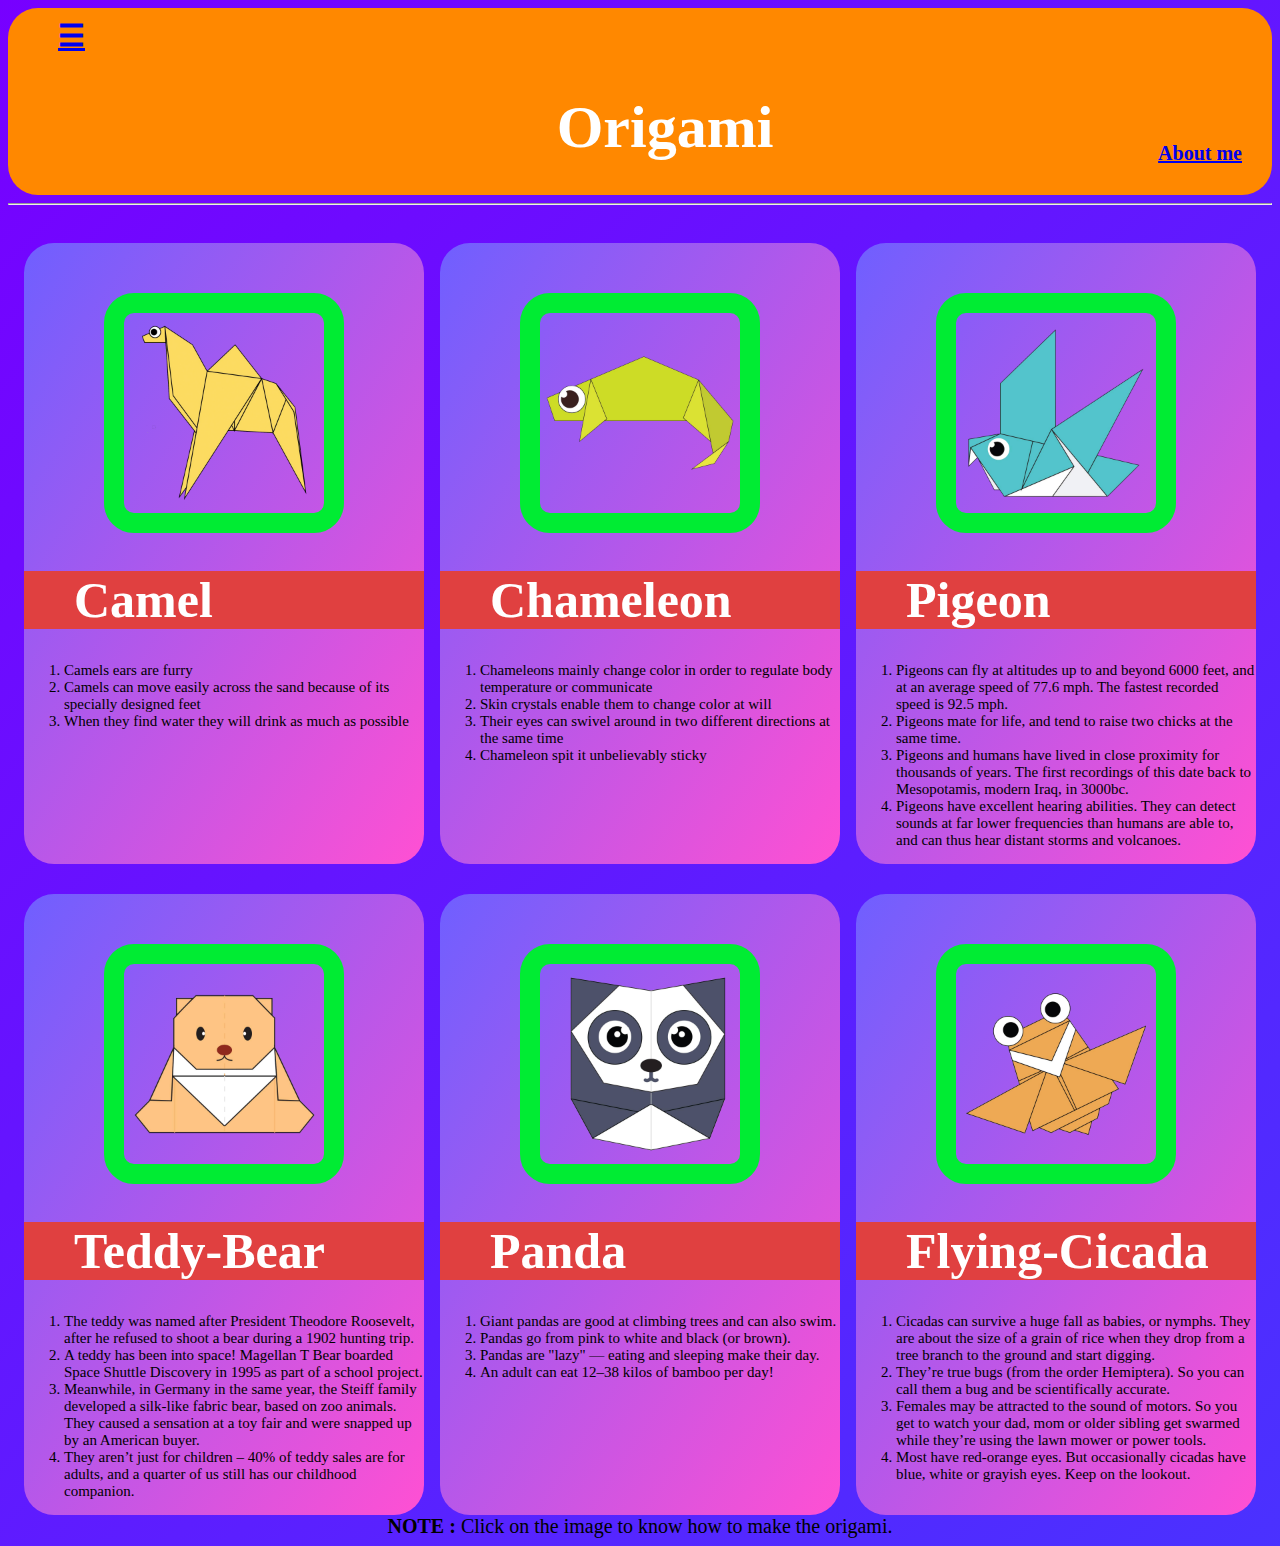
<file: index.html>
<!DOCTYPE html>
<html>

    <head>
        <title> Origami </title>

        <link rel="stylesheet"
              type="text/css"
              href="style.css">
    </head>

    <body>
        <div class="header">
            <div class="hamburger"><a href ="#">☰</a></div>
            <h1>Origami</h1>
            <p><a href="AboutMe.html" target="_blank">About me</a></p>
        </div>

        <hr>
        <div class="grid">
        <div class="group">
        <a href="https://origami.me/camel/"><img src="images/camel.png" width = "200px" height = "200px"  ></a>
        <div class = "topping"><h1>Camel</h1></div>

            <div class="content">
                <ol>
                    <li> Camels ears are furry</li>
                    <li> Camels can move easily across the sand because of its specially designed feet</li>
                    <li> When they find water they will drink as much as possible</li>
                </ol>
            </div>
        </div>

        <div class="group">
        <a href="https://origami.me/chameleon/"><img src="images/chameleon.png" width = "200px" height = "200px"></a>
        <div class = "topping"><h1>Chameleon</h1></div>

            <div class="content">
                <ol>
                    <li> Chameleons mainly change color in order to regulate body temperature or communicate</li>
                    <li> Skin crystals enable them to change color at will</li>
                    <li> Their eyes can swivel around in two different directions at the same time </li>
                    <li> Chameleon spit it unbelievably sticky </li>
                </ol>
            </div>
        </div>    
        
        <div class="group">
        <a href="https://origami.me/pigeon/"><img src="images/pigeon.png" width = "200px" height = "200px"></a>
        <div class = "topping"><h1>Pigeon</h1></div>

            <div class="content">
                <ol>
                    <li>Pigeons can fly at altitudes up to and beyond 6000 feet, and at an average speed of 77.6 mph. The fastest recorded speed is 92.5 mph.</li>
                    <li>Pigeons mate for life, and tend to raise two chicks at the same time.</li>
                    <li>Pigeons and humans have lived in close proximity for thousands of years. The first recordings of this date back to Mesopotamis, modern Iraq, in 3000bc.</li>
                    <li>Pigeons have excellent hearing abilities. They can detect sounds at far lower frequencies than humans are able to, and can thus hear distant storms and volcanoes.</li>
                </ol>
            </div>
        </div>
             
        <div class="group">
        <a href="https://origami.me/teddy-bear/"><img src="images/teddy.png" width = "200px" height = "200px"></a>
        <div class = "topping"><h1>Teddy-Bear</h1></div>

            <div class="content">
                <ol>
                    <li>The teddy was named after President Theodore Roosevelt, after he refused to shoot a bear during a 1902 hunting trip.</li>
                    <li>A teddy has been into space! Magellan T Bear boarded Space Shuttle Discovery in 1995 as part of a school project.</li>
                    <li>Meanwhile, in Germany in the same year, the Steiff family developed a silk-like fabric bear, based on zoo animals. They caused a sensation at a toy fair and were snapped up by an American buyer.</li>
                    <li>They aren’t just for children – 40% of teddy sales are for adults, and a quarter of us still has our childhood companion.</li>
                </ol>
            </div>
        </div>

        <div class="group">
        <a href="https://origami.me/panda/"><img src="images/panda.png" width = "200px" height = "200px"></a>
        <div class = "topping"><h1>Panda</h1></div>

            <div class="content">
                <ol>
                    <li>Giant pandas are good at climbing trees and can also swim.</li>
                    <li>Pandas go from pink to white and black (or brown).</li>
                    <li>Pandas are "lazy" — eating and sleeping make their day.</li>
                    <li>An adult can eat 12–38 kilos of bamboo per day!</li>
                </ol>
            </div>
        </div>

        <div class="group">
        <a href="https://origami.me/flying-cicada/"><img src="images/cicada.png" width = "200px" height = "200px"></a>
        <div class = "topping"><h1>Flying-Cicada</h1></div>

            <div class="content">
                <ol>
                    <li>Cicadas can survive a huge fall as babies, or nymphs. They are about the size of a grain of rice when they drop from a tree branch to the ground and start digging.</li>
                    <li>They’re true bugs (from the order Hemiptera). So you can call them a bug and be scientifically accurate.</li>
                    <li>Females may be attracted to the sound of motors. So you get to watch your dad, mom or older sibling get swarmed while they’re using the lawn mower or power tools.</li>
                    <li>Most have red-orange eyes. But occasionally cicadas have blue, white or grayish eyes. Keep on the lookout.</li>
                </ol>
            </div>
        </div>
        
    </div>
    <div class = "note">
        <li><b>NOTE :</b> Click on the image to know how to make the origami.</li>
    </div>

    <div id="grad1"></div>
    </body>

</html>
</file>
<file: style.css>
img{
    border: solid;
    border-color: rgb(0, 236, 51);
    border-width: 20px;
    border-radius: 30px;

    margin-left: 80px;
    margin-top: 50px;
}

body{
    height: initial;
    width: initial;
    background-image: linear-gradient(-45deg, rgb(41, 238, 117), rgb(47, 204, 231), rgb(0, 132, 255), rgb(119, 0, 255));
    background-size: 800% 800%;
    animation: gradient 45s ease infinite;
}

@keyframes gradient {
    0%{
        background-position: 0% 0%;
    }

    50%{
        background-position: 0% 50%;
    }

    100%{
        background-position: 0% 0%;
    }
}

.header{
    color: #ffffff;
    background-color: #ff8800;
    border-radius: 30px;

    padding-left: 50px;
    padding-top: 10px;
    padding-bottom: 10px;

    text-align: center;

    font-family: "Agency FB";
    font-weight: bold;
    font-size: 30px;
}

.header h1{
    margin-bottom: 80px;
}

.header p{
    margin-top: -100px;
    margin-right: 30px;
    font-size: 20px;
    text-align: end;
}

.hamburger{
    text-align :left ;
}

.info{
    color: #ffffff;
    background-color: rgb(255, 145, 0);

    font-family: "Agency FB";
    font-weight: bold;
    font-size: 50px;
}

.content{
    font-family: "Comic Sans MS";
    font-size: 15px;

    width:400px;
}

.topping{
    color: rgb(255, 255, 255);
    background-color: rgb(224, 64, 64);

    font-family: "Agency FB";
    font-weight: bold;
    font-size: 25px;
    padding-left: 50px;
}

.grid{
    display: flex;
    flex-wrap: wrap;
    justify-content :space-evenly;
}

.group{
    background-image: linear-gradient(to bottom right, rgb(111, 95, 255), rgb(255, 80, 211));
    border-radius: 30px;
    margin-top: 30px;

}

.note{
    text-align: center;
    font-family: "Comic Sans MS";
    font-size: 20px;
}

.group:hover{
    transform : scale(1.05);
}
</file>
